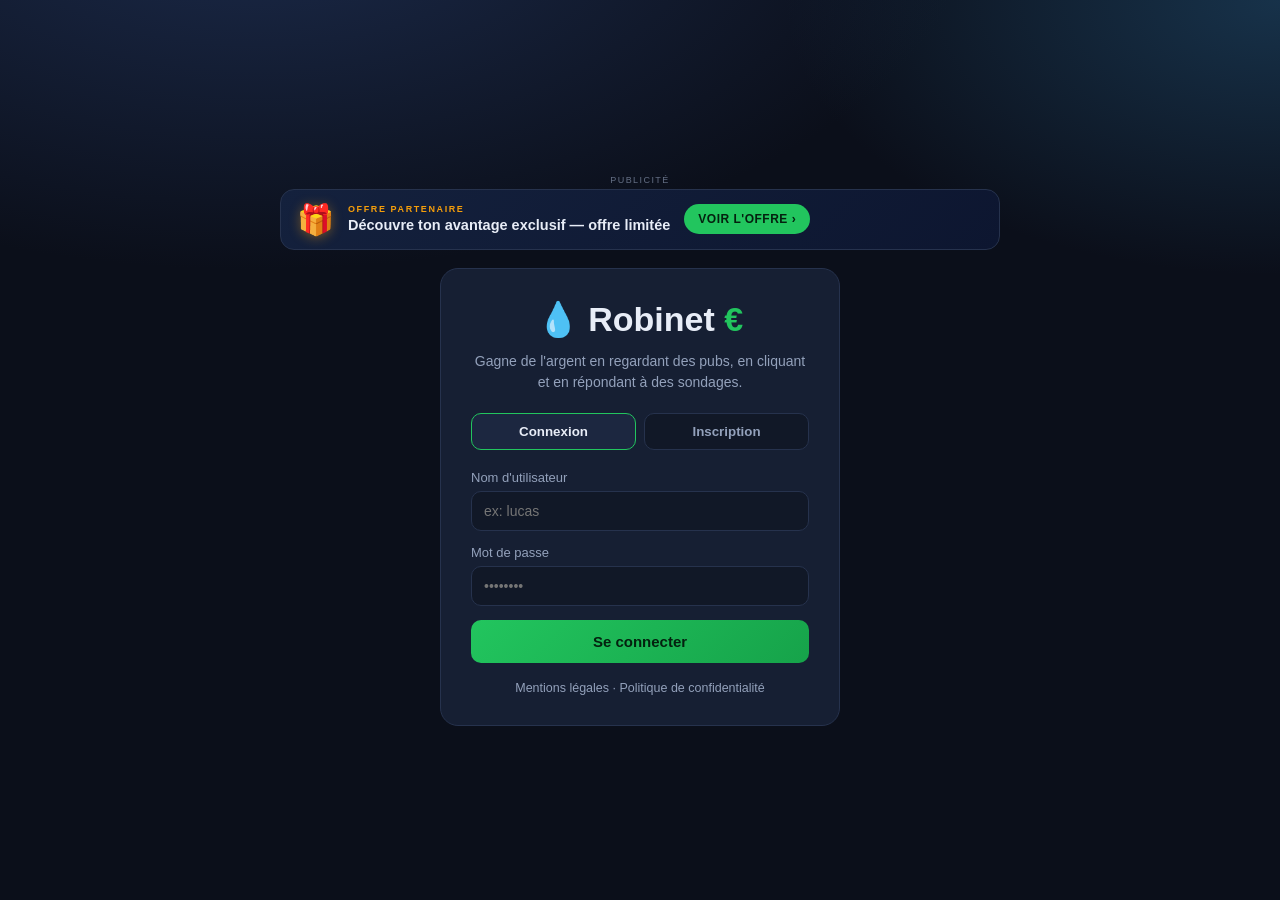
<file: robinet-euro/static/index.html>
<!DOCTYPE html>
<html lang="fr">
<head>
<meta charset="UTF-8">
<meta name="viewport" content="width=device-width, initial-scale=1.0">
<meta name="referrer" content="no-referrer-when-downgrade" />
<title>Robinet € — Gagne de l'argent en ligne</title>
<link rel="stylesheet" href="style.css">
</head>
<body>

<!-- ============ ÉCRAN AUTH ============ -->
<div id="auth-screen" class="auth-screen hidden">
  <div class="ad-strip">
    <span class="ad-strip-label">Publicité</span>
    <a href="https://naive-many.com/bb3EV.0XPP3sp-v/bcmlVxJ/ZCDV0O3dMNzzcB5cO-TeAs1zLmTKcQzeNrzLk/5BMoDvkK" target="_blank" rel="noopener nofollow sponsored">
      <span class="ad-strip-ico">🎁</span>
      <span class="ad-strip-txt">
        <span class="ad-strip-cat">OFFRE PARTENAIRE</span>
        <span class="ad-strip-title">Découvre ton avantage exclusif — offre limitée</span>
      </span>
      <span class="ad-strip-cta">VOIR L'OFFRE ›</span>
    </a>
  </div>
  <div class="auth-card">
    <div class="logo-big">💧 Robinet <span>€</span></div>
    <p class="tagline">Gagne de l'argent en regardant des pubs, en cliquant et en répondant à des sondages.</p>
    <div class="auth-tabs">
      <button class="auth-tab active" data-mode="login">Connexion</button>
      <button class="auth-tab" data-mode="register">Inscription</button>
    </div>
    <form id="auth-form" class="auth-form">
      <div class="field" id="email-field" style="display:none">
        <label>Email (optionnel)</label>
        <input type="email" id="email" placeholder="toi@exemple.fr" autocomplete="email">
      </div>
      <div class="field">
        <label>Nom d'utilisateur</label>
        <input type="text" id="username" placeholder="ex: lucas" autocomplete="username" required>
      </div>
      <div class="field">
        <label>Mot de passe</label>
        <input type="password" id="password" placeholder="••••••••" autocomplete="current-password" required>
      </div>
      <div id="auth-error" class="error-box hidden"></div>
      <button type="submit" class="btn-primary big" id="auth-submit">Se connecter</button>
    </form>
    <div class="legal-links">
      <a href="mentions-legales.html">Mentions légales</a> · <a href="confidentialite.html">Politique de confidentialité</a>
    </div>
  </div>
</div>

<!-- ============ APP ============ -->
<div id="app" class="hidden">
  <header class="topbar">
    <div class="logo">💧 Robinet <span>€</span></div>
    <nav class="nav">
      <button class="nav-btn active" data-tab="home">🏠 Accueil</button>
      <button class="nav-btn" data-tab="earn">🎬 Gagner</button>
      <button class="nav-btn" data-tab="games">🎮 Jeux</button>
      <button class="nav-btn" data-tab="withdraw">💸 Retrait</button>
      <button class="nav-btn" data-tab="history">📜 Historique</button>
      <button class="nav-btn" data-tab="admin" id="admin-nav" style="display:none">⚙️ Admin</button>
    </nav>
    <div class="user-box">
      <div class="balance-pill" title="Solde disponible">💰 <span id="top-balance">0,00 €</span></div>
      <div class="user-menu">
        <span id="top-username">—</span>
        <button class="btn-ghost" id="logout-btn" title="Déconnexion">⎋</button>
      </div>
    </div>
  </header>

  <main class="container">

    <!-- ===== ACCUEIL ===== -->
    <section id="tab-home" class="tab active">
      <div class="hero">
        <div class="hero-text">
          <h1>Bonjour <span id="hero-name">!</span> 👋</h1>
          <p>Voici ton tableau de bord. Gagne des centimes et retire-les dès <b>2,00 €</b>.</p>
        </div>
        <div class="hero-balance">
          <div class="big-balance">€ <span id="hero-balance">0,00</span></div>
          <div class="sub">Solde disponible</div>
          <div class="progress-track"><div class="progress-fill" id="progress-fill" style="width:0%"></div></div>
          <div class="sub small" id="progress-label">0,00 € / 2,00 € pour retirer</div>
        </div>
      </div>

      <div class="stat-grid">
        <div class="stat"><div class="stat-val" id="stat-today">0,00 €</div><div class="stat-label">Gagné aujourd'hui</div></div>
        <div class="stat"><div class="stat-val" id="stat-total">0,00 €</div><div class="stat-label">Total gagné</div></div>
        <div class="stat"><div class="stat-val" id="stat-dailycap">5,00 €</div><div class="stat-label">Plafond / jour</div></div>
      </div>

      <div class="two-col">
        <div class="card">
          <h2>🎁 Bonus quotidien</h2>
          <p>Réclame ton bonus de <b>0,05 €</b> chaque jour.</p>
          <button class="btn-primary" id="claim-bonus-btn">Réclamer le bonus</button>
        </div>
        <div class="card">
          <h2>🎡 Roue de la fortune</h2>
          <p>Jusqu'à 5 tours par jour. Gagne jusqu'à <b>0,05 €</b> !</p>
          <button class="btn-primary" id="spin-btn">Lancer la roue</button>
        </div>
      </div>

      <div class="card">
        <h2>🏆 Classement des meilleurs gagnants</h2>
        <ol class="leaderboard" id="leaderboard"></ol>
      </div>
    </section>

    <!-- ===== GAGNER ===== -->
    <section id="tab-earn" class="tab">
      <h1 class="page-title">🎬 Gagne des euros</h1>
      <p class="muted">Regarde des publicités, fais des clics sponsorisés et réponds à des sondages.</p>

      <!-- ROBINET € -->
      <div class="faucet-card">
        <div class="faucet-left">
          <div class="faucet-scene">
            <div class="faucet-pipe">🚰</div>
            <div class="faucet-stream" id="faucet-stream">
              <span class="drop">💧</span><span class="drop">💧</span><span class="drop">💧</span>
            </div>
            <div class="faucet-bowl" id="faucet-bowl">🪙</div>
          </div>
        </div>
        <div class="faucet-right">
          <h2>💧 Le Robinet €</h2>
          <p class="muted">Ouvre le robinet pour gagner une petite somme <b>à chaque fois</b>, en continu !</p>
          <div class="faucet-info">
            <span class="faucet-reward-range">🎁 de <b id="faucet-min">0,01 €</b> à <b id="faucet-max">0,05 €</b> par ouverture</span>
            <span class="faucet-cooldown">⏱️ toutes les <b id="faucet-cd">3 min</b></span>
          </div>
          <button class="faucet-btn" id="faucet-btn">💧 Ouvrir le robinet</button>
          <div class="faucet-timer" id="faucet-timer"></div>
        </div>
      </div>

      <div class="filter-row">
        <button class="chip active" data-filter="all">Tout</button>
        <button class="chip" data-filter="video">🎬 Vidéos</button>
        <button class="chip" data-filter="ptc">🖱️ Clics</button>
        <button class="chip" data-filter="survey">📝 Sondages</button>
        <button class="chip" data-filter="cpa">🤝 Partenaires</button>
      </div>
      <div class="offer-grid" id="offer-grid"></div>
    </section>

    <!-- ===== JEUX ===== -->
    <section id="tab-games" class="tab">
      <h1 class="page-title">🎮 Jeux — gagne des pièces en jouant</h1>
      <p class="muted">Joue à nos mini-jeux et gagne de l'argent à chaque partie !</p>

      <div class="game-grid">
        <!-- CLICKER -->
        <div class="game-card" id="game-clicker">
          <div class="game-icon">👆</div>
          <h3>Clicker Fou</h3>
          <p class="muted">Clique sur la pièce le plus de fois possible en 15 secondes. 1 clic = 0,01 € (max 0,10 €).</p>
          <div class="game-play" id="clicker-play">
            <div class="clicker-coin" id="clicker-coin">🪙</div>
            <div class="clicker-count" id="clicker-count">0 clics</div>
            <div class="clicker-time" id="clicker-time">15 s</div>
          </div>
          <button class="game-btn" id="clicker-start">▶️ Jouer</button>
        </div>

        <!-- PILE OU FACE -->
        <div class="game-card" id="game-coinflip">
          <div class="game-icon">🪙</div>
          <h3>Pile ou Face</h3>
          <p class="muted">Devine le bon côté. Mise 0,05 € : si tu trouves, tu gagnes 0,05 € ; sinon tu perds ta mise.</p>
          <div class="game-play">
            <div class="coinflip-coin" id="coinflip-coin">🪙</div>
            <div class="coinflip-buttons">
              <button class="game-btn small" id="cf-pile">Pile</button>
              <button class="game-btn small" id="cf-face">Face</button>
            </div>
            <div class="coinflip-result" id="coinflip-result"></div>
          </div>
        </div>

        <!-- MEMORY -->
        <div class="game-card" id="game-memory">
          <div class="game-icon">🧠</div>
          <h3>Memory</h3>
          <p class="muted">Retrouve les paires. Moins de coups = plus de gain (jusqu'à 0,10 €).</p>
          <div class="game-play">
            <div class="memory-grid" id="memory-grid"></div>
            <div class="memory-status" id="memory-status">Coups : 0</div>
          </div>
          <button class="game-btn" id="memory-start">▶️ Nouvelle partie</button>
        </div>
      </div>
    </section>

    <!-- ===== RETRAIT ===== -->
    <section id="tab-withdraw" class="tab">
      <h1 class="page-title">💸 Retrait</h1>
      <p class="muted">Retire tes gains dès <b>2,00 €</b>.</p>
      <div class="two-col">
        <div class="card">
          <h2>Demander un retrait</h2>
          <div class="field">
            <label>Montant (€)</label>
            <input type="number" id="wd-amount" min="2" step="0.01" placeholder="2.00">
            <div class="sub small">Solde : <span id="wd-balance">0,00 €</span> · Minimum : 2,00 €</div>
          </div>
          <div class="field">
            <label>Méthode</label>
            <select id="wd-method">
              <option value="paypal">PayPal</option>
              <option value="virement">Virement bancaire</option>
              <option value="crypto">Crypto (USDT)</option>
            </select>
          </div>
          <div class="field">
            <label id="wd-details-label">Email PayPal</label>
            <input type="text" id="wd-details" placeholder="ton@email.com">
          </div>
          <button class="btn-primary big" id="wd-submit">Envoyer la demande</button>
        </div>
        <div class="card">
          <h2>Mes demandes</h2>
          <div id="wd-list" class="wd-list"><p class="muted">Aucune demande pour l'instant.</p></div>
        </div>
      </div>
    </section>

    <!-- ===== HISTORIQUE ===== -->
    <section id="tab-history" class="tab">
      <h1 class="page-title">📜 Historique</h1>
      <p class="muted">Tes 15 dernières transactions.</p>
      <div class="card">
        <table class="table">
          <thead><tr><th>Date</th><th>Type</th><th>Description</th><th>Montant</th></tr></thead>
          <tbody id="history-body"></tbody>
        </table>
      </div>
    </section>

    <!-- ===== ADMIN ===== -->
    <section id="tab-admin" class="tab">
      <h1 class="page-title">⚙️ Administration</h1>
      <div class="stat-grid" id="admin-stats">
        <div class="stat"><div class="stat-val" id="adm-users">—</div><div class="stat-label">Utilisateurs</div></div>
        <div class="stat"><div class="stat-val" id="adm-pending">—</div><div class="stat-label">Retraits en attente</div></div>
        <div class="stat"><div class="stat-val" id="adm-paid">—</div><div class="stat-label">Total payé</div></div>
        <div class="stat"><div class="stat-val" id="adm-earned">—</div><div class="stat-label">Total gagné</div></div>
      </div>

      <div class="card">
        <h2>💸 Retraits à traiter</h2>
        <div id="adm-withdrawals"></div>
      </div>

      <div class="card">
        <h2>👥 Utilisateurs</h2>
        <table class="table">
          <thead><tr><th>ID</th><th>Pseudo</th><th>Solde</th><th>Gagné</th><th>Action</th></tr></thead>
          <tbody id="adm-users-body"></tbody>
        </table>
      </div>

      <div class="card">
        <h2>➕ Nouvelle offre</h2>
        <div class="form-row">
          <input type="text" id="of-title" placeholder="Titre de l'offre">
          <select id="of-type">
            <option value="video">Vidéo</option>
            <option value="ptc">Clic</option>
            <option value="survey">Sondage</option>
          </select>
          <input type="number" id="of-reward" placeholder="Récompense (centimes)" min="1">
          <input type="number" id="of-duration" placeholder="Durée (s)" min="0" value="0">
        </div>
        <button class="btn-primary" id="of-create">Créer l'offre</button>
      </div>

      <div class="card">
        <h2>📦 Offres existantes</h2>
        <div id="adm-offers"></div>
      </div>
    </section>
  </main>

  <footer class="site-footer">
    <span>© 2026 Robinet €</span>
    <span>
      <a href="mentions-legales.html">Mentions légales</a> ·
      <a href="confidentialite.html">Politique de confidentialité</a> ·
      <a href="confidentialite.html">Contact</a>
    </span>
  </footer>
</div>

<!-- ============ MODAL PUB VIDÉO ============ -->
<div id="video-modal" class="modal hidden">
  <div class="modal-box">
    <div class="video-player" id="video-player">
      <div class="video-inner" id="video-inner">
        <div class="ad-badge">PUBLICITÉ</div>
        <div class="video-brand" id="video-brand">🎬</div>
        <div class="video-title" id="video-title">Chargement…</div>
        <div class="video-sub">Publicité sponsorisée · Robinet €</div>
      </div>
      <div class="video-bar"><div class="video-bar-fill" id="video-bar-fill"></div></div>
      <div class="video-timer" id="video-timer">0 s</div>
    </div>
    <p class="muted" id="video-reward-text">Récompense : —</p>
    <button class="btn-primary big" id="video-claim" disabled>⏳ Encore en lecture…</button>
  </div>
</div>

<!-- ============ MODAL PTC ============ -->
<div id="ptc-modal" class="modal hidden">
  <div class="modal-box">
    <h2>🖱️ Clic sponsorisé</h2>
    <p id="ptc-title" class="muted">Chargement…</p>
    <div class="fake-browser">
      <div class="fb-bar"><span class="dot r"></span><span class="dot y"></span><span class="dot g"></span>
        <span class="fb-url" id="ptc-url">partenaire-exemple.com</span></div>
      <div class="fb-body" id="ptc-body">
        <div class="ad-banner" id="ptc-banner">✨ Site partenaire ✨</div>
        <h3 id="ptc-headline">Offre partenaire</h3>
        <p id="ptc-copy">Découvre les offres de nos partenaires…</p>
      </div>
    </div>
    <p class="muted">Reste sur la page <b id="ptc-time">15 s</b> pour valider.</p>
    <button class="btn-primary big" id="ptc-claim" disabled>⏳ Patiente encore…</button>
  </div>
</div>

<!-- ============ MODAL SONDAGE ============ -->
<div id="survey-modal" class="modal hidden">
  <div class="modal-box">
    <h2>📝 <span id="survey-title">Sondage</span></h2>
    <div id="survey-questions"></div>
    <button class="btn-primary big" id="survey-submit">Valider mes réponses</button>
  </div>
</div>

<!-- ============ MODAL ROUE ============ -->
<div id="wheel-modal" class="modal hidden">
  <div class="modal-box center">
    <h2>🎡 Roue de la fortune</h2>
    <div class="wheel-wrap">
      <div class="wheel-pointer">▼</div>
      <div class="wheel" id="wheel">
        <div class="seg" style="--r:0deg">0,00</div>
        <div class="seg" style="--r:30deg">0,01</div>
        <div class="seg" style="--r:60deg">0,02</div>
        <div class="seg" style="--r:90deg">0,01</div>
        <div class="seg" style="--r:120deg">0,03</div>
        <div class="seg" style="--r:150deg">0,05</div>
        <div class="seg" style="--r:180deg">0,01</div>
        <div class="seg" style="--r:210deg">0,02</div>
        <div class="seg" style="--r:240deg">0,01</div>
        <div class="seg" style="--r:270deg">0,02</div>
        <div class="seg" style="--r:300deg">0,01</div>
        <div class="seg" style="--r:330deg">0,03</div>
      </div>
    </div>
    <div id="wheel-result" class="wheel-result">Lance la roue !</div>
    <button class="btn-primary big" id="wheel-spin-btn">🎡 Tourner</button>
  </div>
</div>

<!-- ============ MODAL OFFRE PARTENAIRE ============ -->
<div id="cpa-modal" class="modal hidden">
  <div class="modal-box">
    <h2>🤝 Offre partenaire</h2>
    <p id="cpa-title" class="muted">Chargement…</p>
    <div class="fake-browser">
      <div class="fb-bar"><span class="dot r"></span><span class="dot y"></span><span class="dot g"></span>
        <span class="fb-url" id="cpa-url">partenaire.com</span></div>
      <div class="fb-body" id="cpa-body">
        <div class="ad-banner" id="cpa-banner">✨ Partenaire ✨</div>
        <h3 id="cpa-headline">Offre partenaire</h3>
        <p id="cpa-copy">Complète l'action chez notre partenaire pour être récompensé…</p>
      </div>
    </div>
    <p class="muted" id="cpa-note">Clique ci-dessous pour ouvrir l'offre chez notre partenaire, puis reviens valider.</p>
    <button class="btn-primary big" id="cpa-open" style="background:linear-gradient(135deg,#0ea5e9,#0284c7);color:#fff;display:none">🔗 Ouvrir l'offre partenaire</button>
    <button class="btn-primary big" id="cpa-claim">✅ J'ai terminé l'action</button>
  </div>
</div>

<!-- ============ MODAL PUB OBLIGATOIRE (avant chaque action) ============ -->
<div id="ad-gate-modal" class="modal hidden">
  <div class="modal-box center">
    <h2>📺 Une publicité avant <span id="adg-action">cette action</span></h2>
    <p class="muted" style="margin:8px 0 16px">Pour continuer, regarde la publicité partenaire ci-dessous (elle s'ouvre dans un nouvel onglet), puis reviens valider ici. Merci de soutenir le site ! 🙏</p>
    <button class="btn-primary big" id="adg-open">🎬 Voir la publicité</button>
    <p class="muted" id="adg-status" style="margin:14px 0 8px;min-height:18px">Clique sur « Voir la publicité » pour lancer la pub.</p>
    <button class="btn-primary big" id="adg-go" disabled style="display:none">✅ J'ai vu la pub — Continuer</button>
    <p style="margin-top:14px"><a href="#" id="adg-cancel" style="font-size:12px;color:var(--muted)">Annuler</a></p>
  </div>
</div>

<div id="toast-container"></div>

<script src="app.js"></script>
</body>
</html>
</file>
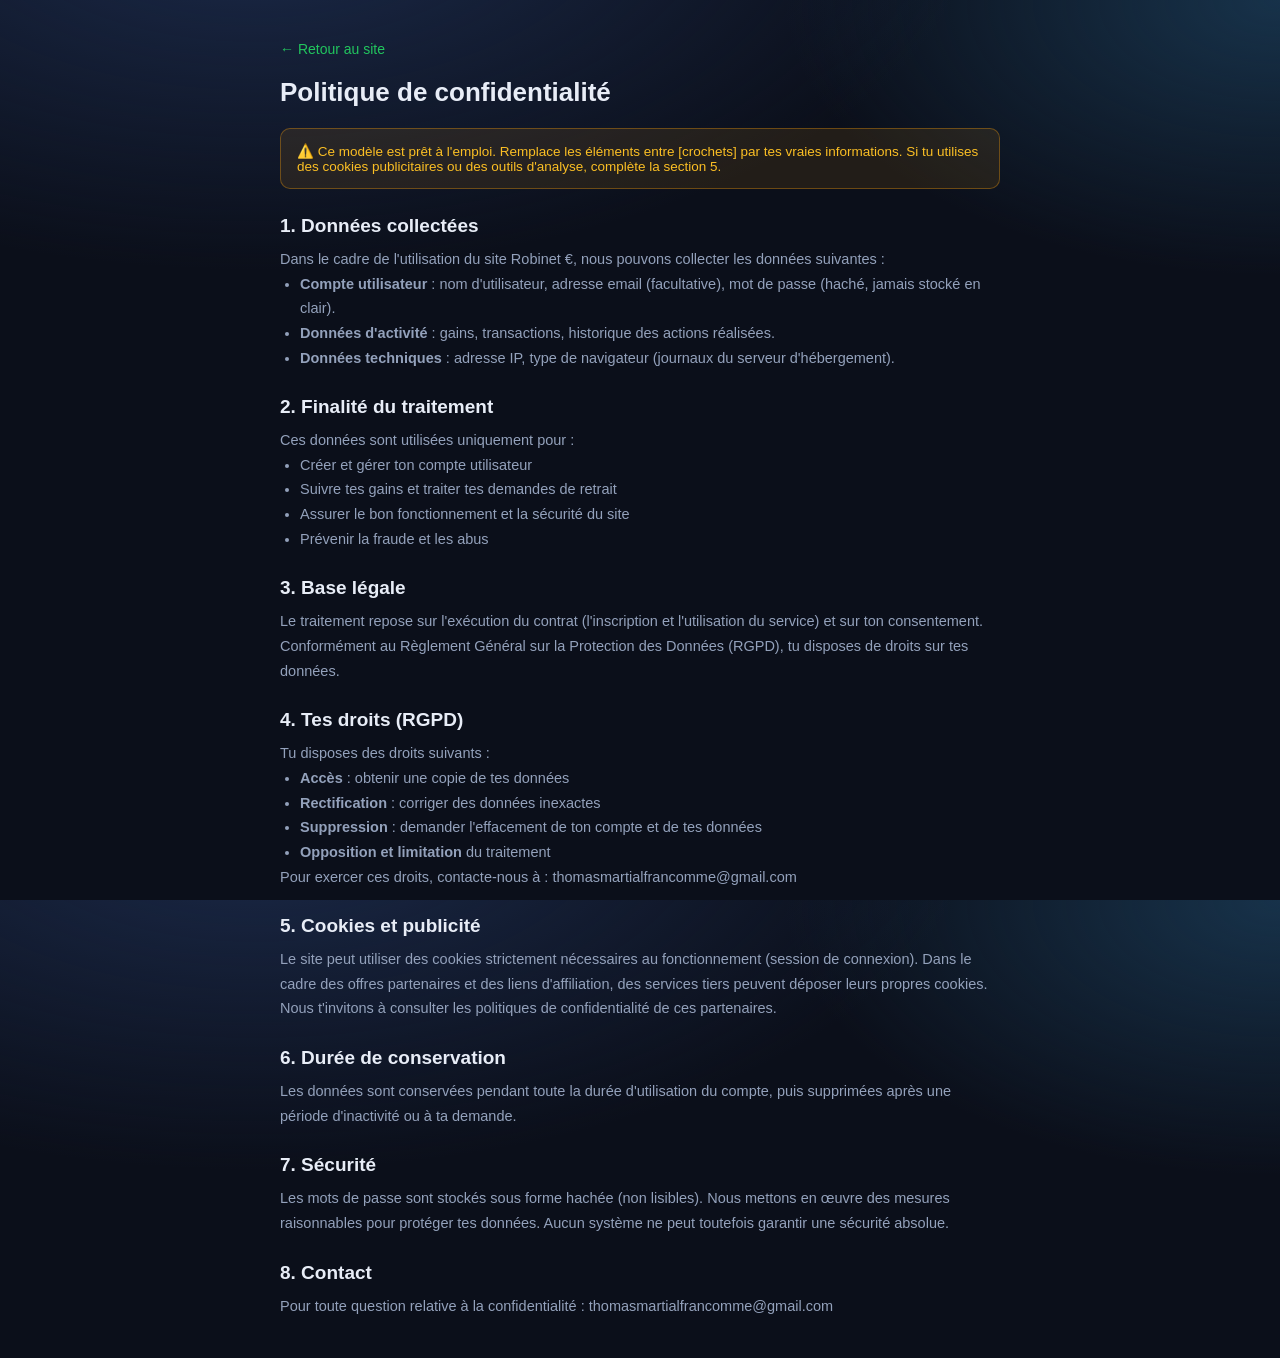
<file: robinet-euro/static/confidentialite.html>
<!DOCTYPE html>
<html lang="fr">
<head>
<meta charset="UTF-8">
<meta name="viewport" content="width=device-width, initial-scale=1.0">
<meta name="referrer" content="no-referrer-when-downgrade" />
<title>Politique de confidentialité — Robinet €</title>
<link rel="stylesheet" href="style.css">
<style>
  .legal-wrap{max-width:760px;margin:0 auto;padding:40px 20px}
  .legal-wrap h1{font-size:26px;margin-bottom:20px}
  .legal-wrap h2{font-size:19px;margin:26px 0 10px}
  .legal-wrap p,.legal-wrap li{color:var(--muted);font-size:14.5px;line-height:1.7}
  .legal-wrap ul{padding-left:20px}
  .legal-wrap a{color:var(--accent)}
  .back{display:inline-block;margin-bottom:20px;color:var(--accent);text-decoration:none;font-size:14px}
  .warn{background:rgba(245,158,11,.1);border:1px solid rgba(245,158,11,.35);border-radius:10px;padding:14px 16px;font-size:13.5px;color:#fbbf24;margin-bottom:24px}
</style>
</head>
<body>
<div class="legal-wrap">
  <a class="back" href="/">← Retour au site</a>
  <h1>Politique de confidentialité</h1>

  <div class="warn">
    ⚠️ Ce modèle est prêt à l'emploi. Remplace les éléments entre [crochets] par tes vraies informations. Si tu utilises des cookies publicitaires ou des outils d'analyse, complète la section 5.
  </div>

  <h2>1. Données collectées</h2>
  <p>Dans le cadre de l'utilisation du site Robinet €, nous pouvons collecter les données suivantes :</p>
  <ul>
    <li><strong>Compte utilisateur</strong> : nom d'utilisateur, adresse email (facultative), mot de passe (haché, jamais stocké en clair).</li>
    <li><strong>Données d'activité</strong> : gains, transactions, historique des actions réalisées.</li>
    <li><strong>Données techniques</strong> : adresse IP, type de navigateur (journaux du serveur d'hébergement).</li>
  </ul>

  <h2>2. Finalité du traitement</h2>
  <p>Ces données sont utilisées uniquement pour :</p>
  <ul>
    <li>Créer et gérer ton compte utilisateur</li>
    <li>Suivre tes gains et traiter tes demandes de retrait</li>
    <li>Assurer le bon fonctionnement et la sécurité du site</li>
    <li>Prévenir la fraude et les abus</li>
  </ul>

  <h2>3. Base légale</h2>
  <p>
    Le traitement repose sur l'exécution du contrat (l'inscription et l'utilisation du service) et sur ton consentement. Conformément au Règlement Général sur la Protection des Données (RGPD), tu disposes de droits sur tes données.
  </p>

  <h2>4. Tes droits (RGPD)</h2>
  <p>Tu disposes des droits suivants :</p>
  <ul>
    <li><strong>Accès</strong> : obtenir une copie de tes données</li>
    <li><strong>Rectification</strong> : corriger des données inexactes</li>
    <li><strong>Suppression</strong> : demander l'effacement de ton compte et de tes données</li>
    <li><strong>Opposition et limitation</strong> du traitement</li>
  </ul>
  <p>Pour exercer ces droits, contacte-nous à : thomasmartialfrancomme@gmail.com</p>

  <h2>5. Cookies et publicité</h2>
  <p>
    Le site peut utiliser des cookies strictement nécessaires au fonctionnement (session de connexion). Dans le cadre des offres partenaires et des liens d'affiliation, des services tiers peuvent déposer leurs propres cookies. Nous t'invitons à consulter les politiques de confidentialité de ces partenaires.
  </p>

  <h2>6. Durée de conservation</h2>
  <p>
    Les données sont conservées pendant toute la durée d'utilisation du compte, puis supprimées après une période d'inactivité ou à ta demande.
  </p>

  <h2>7. Sécurité</h2>
  <p>
    Les mots de passe sont stockés sous forme hachée (non lisibles). Nous mettons en œuvre des mesures raisonnables pour protéger tes données. Aucun système ne peut toutefois garantir une sécurité absolue.
  </p>

  <h2>8. Contact</h2>
  <p>Pour toute question relative à la confidentialité : thomasmartialfrancomme@gmail.com</p>
</div>
</body>
</html>
</file>
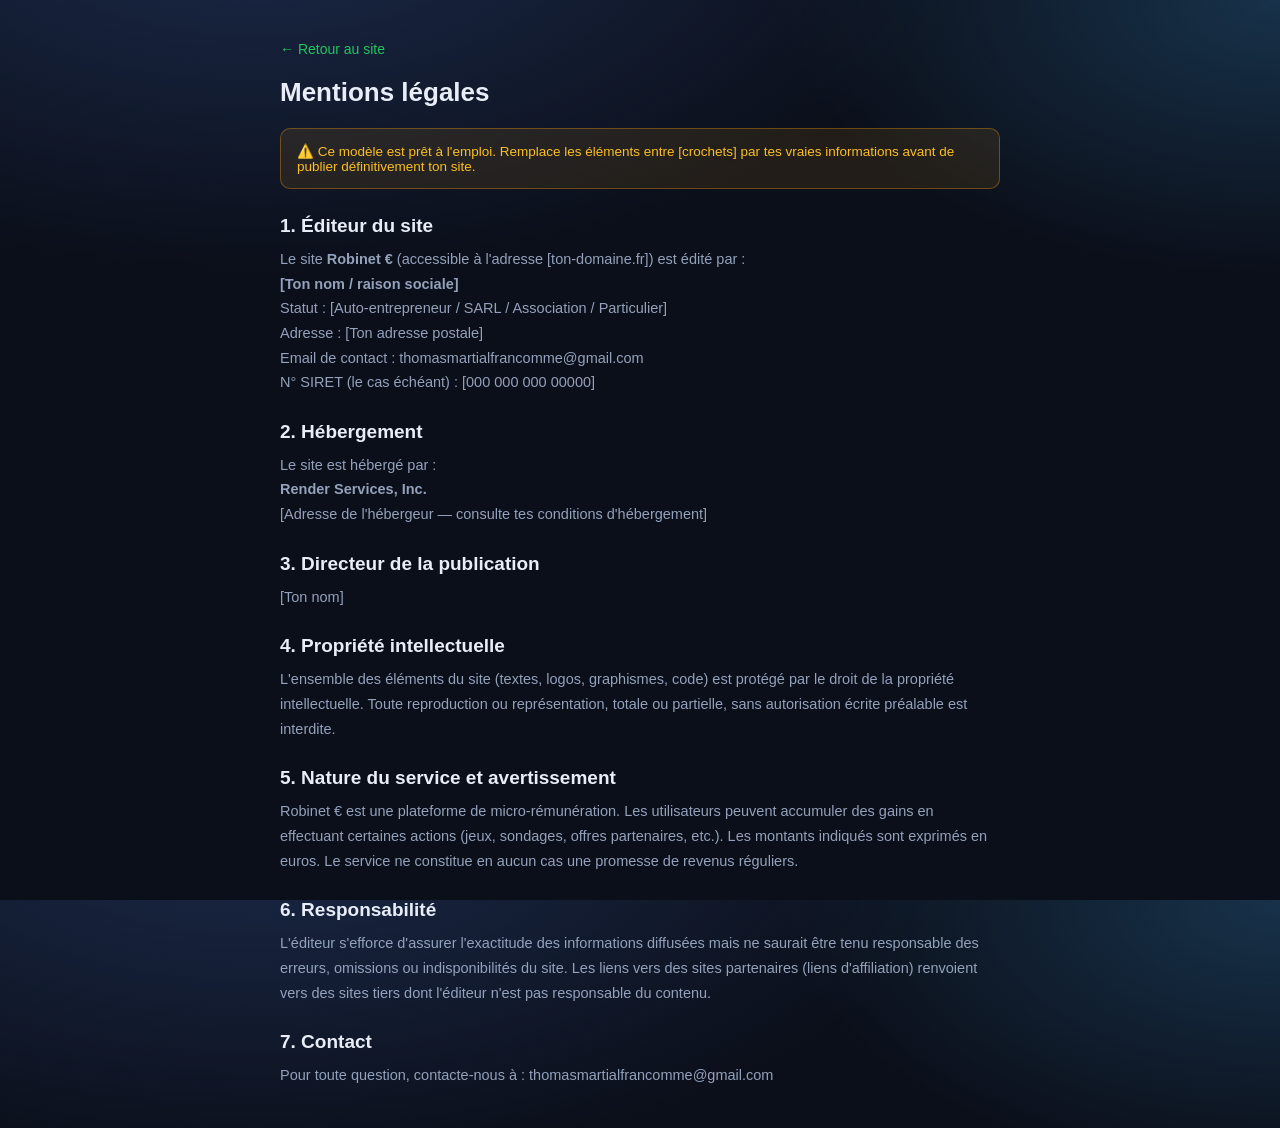
<file: robinet-euro/static/mentions-legales.html>
<!DOCTYPE html>
<html lang="fr">
<head>
<meta charset="UTF-8">
<meta name="viewport" content="width=device-width, initial-scale=1.0">
<meta name="referrer" content="no-referrer-when-downgrade" />
<title>Mentions légales — Robinet €</title>
<link rel="stylesheet" href="style.css">
<style>
  .legal-wrap{max-width:760px;margin:0 auto;padding:40px 20px}
  .legal-wrap h1{font-size:26px;margin-bottom:20px}
  .legal-wrap h2{font-size:19px;margin:26px 0 10px}
  .legal-wrap p,.legal-wrap li{color:var(--muted);font-size:14.5px;line-height:1.7}
  .legal-wrap ul{padding-left:20px}
  .legal-wrap a{color:var(--accent)}
  .back{display:inline-block;margin-bottom:20px;color:var(--accent);text-decoration:none;font-size:14px}
  .warn{background:rgba(245,158,11,.1);border:1px solid rgba(245,158,11,.35);border-radius:10px;padding:14px 16px;font-size:13.5px;color:#fbbf24;margin-bottom:24px}
</style>
</head>
<body>
<div class="legal-wrap">
  <a class="back" href="/">← Retour au site</a>
  <h1>Mentions légales</h1>

  <div class="warn">
    ⚠️ Ce modèle est prêt à l'emploi. Remplace les éléments entre [crochets] par tes vraies informations avant de publier définitivement ton site.
  </div>

  <h2>1. Éditeur du site</h2>
  <p>
    Le site <strong>Robinet €</strong> (accessible à l'adresse [ton-domaine.fr]) est édité par :<br>
    <strong>[Ton nom / raison sociale]</strong><br>
    Statut : [Auto-entrepreneur / SARL / Association / Particulier]<br>
    Adresse : [Ton adresse postale]<br>
    Email de contact : thomasmartialfrancomme@gmail.com<br>
    N° SIRET (le cas échéant) : [000 000 000 00000]
  </p>

  <h2>2. Hébergement</h2>
  <p>
    Le site est hébergé par :<br>
    <strong>Render Services, Inc.</strong><br>
    [Adresse de l'hébergeur — consulte tes conditions d'hébergement]
  </p>

  <h2>3. Directeur de la publication</h2>
  <p>[Ton nom]</p>

  <h2>4. Propriété intellectuelle</h2>
  <p>
    L'ensemble des éléments du site (textes, logos, graphismes, code) est protégé par le droit de la propriété intellectuelle. Toute reproduction ou représentation, totale ou partielle, sans autorisation écrite préalable est interdite.
  </p>

  <h2>5. Nature du service et avertissement</h2>
  <p>
    Robinet € est une plateforme de micro-rémunération. Les utilisateurs peuvent accumuler des gains en effectuant certaines actions (jeux, sondages, offres partenaires, etc.). Les montants indiqués sont exprimés en euros. Le service ne constitue en aucun cas une promesse de revenus réguliers.
  </p>

  <h2>6. Responsabilité</h2>
  <p>
    L'éditeur s'efforce d'assurer l'exactitude des informations diffusées mais ne saurait être tenu responsable des erreurs, omissions ou indisponibilités du site. Les liens vers des sites partenaires (liens d'affiliation) renvoient vers des sites tiers dont l'éditeur n'est pas responsable du contenu.
  </p>

  <h2>7. Contact</h2>
  <p>Pour toute question, contacte-nous à : thomasmartialfrancomme@gmail.com</p>
</div>
</body>
</html>
</file>
<file: robinet-euro/static/style.css>
:root{
  --bg:#0b0f1a; --bg2:#111827; --card:#161f33; --card2:#1c2740;
  --text:#e8edf7; --muted:#93a1bb; --line:#26324d;
  --accent:#22c55e; --accent2:#16a34a; --gold:#f59e0b;
  --blue:#6366f1; --red:#ef4444; --green:#22c55e;
}
*{box-sizing:border-box;margin:0;padding:0}
html,body{height:100%}
body{
  font-family:-apple-system,BlinkMacSystemFont,"Segoe UI",Roboto,Helvetica,Arial,sans-serif;
  background:radial-gradient(1200px 600px at 20% -10%, #1b2a4a 0%, transparent 60%),
             radial-gradient(900px 500px at 100% 0%, #17324a 0%, transparent 55%),
             var(--bg);
  color:var(--text);
  min-height:100vh;
}
.hidden{display:none !important}
.muted{color:var(--muted)}
a{color:var(--accent)}
button{font-family:inherit;cursor:pointer}

/* ===== TOP BAR ===== */
.topbar{
  position:sticky;top:0;z-index:50;
  display:flex;align-items:center;gap:20px;flex-wrap:wrap;
  padding:12px 22px;background:rgba(11,15,26,.85);backdrop-filter:blur(10px);
  border-bottom:1px solid var(--line);
}
.logo{font-size:20px;font-weight:800}
.logo span{color:var(--accent)}
.logo-big{font-size:34px;font-weight:900;text-align:center}
.logo-big span{color:var(--accent)}
.nav{display:flex;gap:6px;flex-wrap:wrap}
.nav-btn{
  background:transparent;border:1px solid transparent;color:var(--muted);
  padding:8px 14px;border-radius:10px;font-size:14px;transition:.15s;
}
.nav-btn:hover{color:var(--text);background:var(--card2)}
.nav-btn.active{color:var(--text);background:var(--card2);border-color:var(--line)}
.user-box{margin-left:auto;display:flex;align-items:center;gap:14px}
.balance-pill{
  background:linear-gradient(135deg,#14532d,#166534);border:1px solid #1f7a3d;
  padding:8px 16px;border-radius:999px;font-weight:700;color:#86efac;white-space:nowrap;
}
.user-menu{display:flex;align-items:center;gap:8px;color:var(--muted);font-size:14px}
.btn-ghost{background:transparent;border:1px solid var(--line);color:var(--muted);
  border-radius:8px;padding:6px 10px;transition:.15s}
.btn-ghost:hover{color:var(--text);background:var(--card2)}

/* ===== CONTAINER ===== */
.container{max-width:1080px;margin:0 auto;padding:26px 20px 80px}
.tab{display:none}
.tab.active{display:block;animation:fade .25s}
@keyframes fade{from{opacity:0;transform:translateY(6px)}to{opacity:1;transform:none}}
.page-title{font-size:26px;margin-bottom:6px}

/* ===== HERO ===== */
.hero{
  display:flex;justify-content:space-between;gap:24px;flex-wrap:wrap;
  background:linear-gradient(135deg,#14204a,#0f2b3a);border:1px solid var(--line);
  border-radius:18px;padding:26px;margin-bottom:20px;
}
.hero-text h1{font-size:26px;margin-bottom:8px}
.hero-balance{text-align:center;min-width:240px}
.big-balance{font-size:42px;font-weight:900;color:var(--accent)}
.big-balance span{font-size:42px}
.sub{color:var(--muted);font-size:13px;margin-top:4px}
.sub.small{font-size:12px}
.progress-track{background:var(--card2);border-radius:999px;height:10px;margin-top:12px;overflow:hidden}
.progress-fill{background:linear-gradient(90deg,var(--accent),#4ade80);height:100%;transition:width .4s}

/* ===== STATS ===== */
.stat-grid{display:grid;grid-template-columns:repeat(auto-fit,minmax(160px,1fr));gap:14px;margin-bottom:20px}
.stat{background:var(--card);border:1px solid var(--line);border-radius:14px;padding:18px;text-align:center}
.stat-val{font-size:26px;font-weight:800}
.stat-label{color:var(--muted);font-size:12px;margin-top:4px}

/* ===== CARDS ===== */
.two-col{display:grid;grid-template-columns:1fr 1fr;gap:16px;margin-bottom:20px}
@media(max-width:720px){.two-col{grid-template-columns:1fr}}
.card{background:var(--card);border:1px solid var(--line);border-radius:14px;padding:20px;margin-bottom:16px}
.card h2{font-size:17px;margin-bottom:10px}
.card p{color:var(--muted);font-size:14px;line-height:1.55;margin-bottom:12px}
.card p b{color:var(--text)}

/* ===== BUTTONS ===== */
.btn-primary{
  background:linear-gradient(135deg,var(--accent),var(--accent2));color:#04210f;
  border:none;border-radius:10px;padding:11px 18px;font-weight:700;font-size:14px;transition:.15s;
}
.btn-primary:hover{filter:brightness(1.08)}
.btn-primary:disabled{opacity:.5;cursor:not-allowed;filter:none}
.btn-primary.big{width:100%;padding:13px;font-size:15px}

/* ===== FIELDS ===== */
.field{margin-bottom:14px}
.field label{display:block;font-size:13px;color:var(--muted);margin-bottom:6px}
.field input,.field select{
  width:100%;background:var(--bg2);border:1px solid var(--line);color:var(--text);
  border-radius:10px;padding:11px 12px;font-size:14px;outline:none;transition:.15s;
}
.field input:focus,.field select:focus{border-color:var(--accent)}
.field .sub{margin-top:6px}

/* ===== AUTH ===== */
.auth-screen{min-height:100vh;display:flex;align-items:center;justify-content:center;padding:20px}
.auth-card{width:100%;max-width:400px;background:var(--card);border:1px solid var(--line);
  border-radius:18px;padding:30px}
.tagline{color:var(--muted);text-align:center;font-size:14px;margin:12px 0 20px;line-height:1.5}
.auth-tabs{display:flex;gap:8px;margin-bottom:20px}
.auth-tab{flex:1;background:var(--bg2);border:1px solid var(--line);color:var(--muted);
  padding:10px;border-radius:10px;font-weight:600}
.auth-tab.active{background:var(--card2);color:var(--text);border-color:var(--accent)}
.auth-form .field{margin-bottom:14px}
.hint{text-align:center;color:var(--muted);font-size:12px;margin-top:16px}
.error-box{background:rgba(239,68,68,.12);border:1px solid rgba(239,68,68,.4);color:#fca5a5;
  padding:10px 12px;border-radius:10px;font-size:13px;margin-bottom:12px}

/* ===== OFFER GRID ===== */
.filter-row{display:flex;gap:8px;margin:16px 0;flex-wrap:wrap}
.chip{background:var(--card2);border:1px solid var(--line);color:var(--muted);
  padding:7px 14px;border-radius:999px;font-size:13px;transition:.15s}
.chip.active{color:#04210f;background:var(--accent);border-color:var(--accent);font-weight:700}
.offer-grid{display:grid;grid-template-columns:repeat(auto-fill,minmax(240px,1fr));gap:14px}
.offer{background:var(--card);border:1px solid var(--line);border-radius:14px;padding:16px;
  display:flex;flex-direction:column;gap:10px;transition:.15s}
.offer:hover{border-color:var(--accent)}
.offer-icon{font-size:30px}
.offer-title{font-weight:700;font-size:14px;line-height:1.35}
.offer-desc{color:var(--muted);font-size:12.5px;line-height:1.45;flex:1}
.offer-foot{display:flex;align-items:center;justify-content:space-between}
.offer-reward{font-weight:800;color:var(--accent);font-size:16px}
.offer-btn{background:var(--bg2);border:1px solid var(--line);color:var(--text);
  padding:8px 14px;border-radius:9px;font-size:13px;font-weight:600;transition:.15s}
.offer-btn:hover{border-color:var(--accent)}
.offer-btn:disabled{opacity:.45;cursor:not-allowed}
.offer.done{opacity:.65}

/* ===== LEADERBOARD ===== */
.leaderboard{list-style:none;counter-reset:lb}
.leaderboard li{display:flex;align-items:center;gap:12px;padding:10px 4px;border-bottom:1px solid var(--line)}
.leaderboard li:last-child{border-bottom:none}
.leaderboard li::before{counter-increment:lb;content:counter(lb);
  width:26px;height:26px;border-radius:50%;background:var(--card2);display:flex;align-items:center;
  justify-content:center;font-size:12px;font-weight:700;color:var(--muted)}
.leaderboard li:nth-child(1)::before{background:var(--gold);color:#000}
.leaderboard li:nth-child(2)::before{background:#cbd5e1;color:#000}
.leaderboard li:nth-child(3)::before{background:#d97706;color:#000}
.lb-name{flex:1;font-weight:600}
.lb-earn{color:var(--accent);font-weight:700}

/* ===== TABLE ===== */
.table{width:100%;border-collapse:collapse;font-size:13.5px}
.table th{text-align:left;color:var(--muted);font-weight:600;padding:10px 8px;border-bottom:1px solid var(--line)}
.table td{padding:10px 8px;border-bottom:1px solid var(--line)}
.table tr:last-child td{border-bottom:none}
.amt-pos{color:var(--green);font-weight:700}
.amt-neg{color:var(--red);font-weight:700}

/* ===== WITHDRAW LIST ===== */
.wd-list{display:flex;flex-direction:column;gap:10px}
.wd-item{background:var(--bg2);border:1px solid var(--line);border-radius:10px;padding:12px;font-size:13px}
.wd-top{display:flex;justify-content:space-between;align-items:center;margin-bottom:4px}
.wd-amount{font-weight:800;font-size:16px}
.badge{padding:3px 9px;border-radius:999px;font-size:11px;font-weight:700}
.badge.pending{background:rgba(245,158,11,.15);color:#fbbf24}
.badge.paid{background:rgba(34,197,94,.15);color:#4ade80}
.badge.rejected{background:rgba(239,68,68,.15);color:#f87171}

/* ===== ADMIN ===== */
.form-row{display:flex;gap:10px;flex-wrap:wrap;margin-bottom:12px}
.form-row input,.form-row select{
  background:var(--bg2);border:1px solid var(--line);color:var(--text);
  border-radius:9px;padding:10px;font-size:13px;flex:1;min-width:140px;outline:none}
.adm-row{display:flex;align-items:center;gap:10px;padding:10px 4px;border-bottom:1px solid var(--line);flex-wrap:wrap}
.adm-row:last-child{border-bottom:none}
.adm-main{flex:1;min-width:140px}
.adm-title{font-weight:600;font-size:14px}
.adm-sub{color:var(--muted);font-size:12px}
.btn-sm{background:var(--card2);border:1px solid var(--line);color:var(--text);
  padding:6px 12px;border-radius:8px;font-size:12.5px;font-weight:600}
.btn-sm.green{border-color:var(--green);color:var(--green)}
.btn-sm.red{border-color:var(--red);color:var(--red)}

/* ===== MODAL ===== */
.modal{position:fixed;inset:0;background:rgba(0,0,0,.7);backdrop-filter:blur(4px);
  display:flex;align-items:center;justify-content:center;padding:20px;z-index:100}
.modal-box{background:var(--card);border:1px solid var(--line);border-radius:16px;
  padding:24px;width:100%;max-width:460px;max-height:90vh;overflow-y:auto}
.modal-box h2{font-size:19px;margin-bottom:12px}
.modal-box.center{text-align:center}

/* ===== VIDEO PLAYER ===== */
.video-player{background:#000;border-radius:12px;overflow:hidden;position:relative;aspect-ratio:16/9}
.video-inner{position:absolute;inset:0;display:flex;flex-direction:column;align-items:center;
  justify-content:center;gap:10px;background:linear-gradient(135deg,#1e293b,#0f172a);
  animation:adpulse 3s infinite}
@keyframes adpulse{0%,100%{background:linear-gradient(135deg,#1e293b,#0f172a)}
  50%{background:linear-gradient(135deg,#312e81,#0f172a)}}
.ad-badge{position:absolute;top:10px;left:10px;background:rgba(0,0,0,.6);color:#fbbf24;
  font-size:10px;letter-spacing:1px;padding:4px 8px;border-radius:4px}
.video-brand{font-size:52px}
.video-title{font-size:18px;font-weight:700;text-align:center;padding:0 20px}
.video-sub{color:#94a3b8;font-size:12px}
.video-bar{position:absolute;bottom:0;left:0;right:0;height:4px;background:rgba(255,255,255,.15)}
.video-bar-fill{height:100%;background:var(--gold);width:0;transition:width .2s linear}
.video-timer{position:absolute;bottom:8px;right:10px;color:#fff;font-size:12px;background:rgba(0,0,0,.6);padding:2px 8px;border-radius:4px}

/* ===== PTC ===== */
.fake-browser{border:1px solid var(--line);border-radius:12px;overflow:hidden;margin:14px 0}
.fb-bar{background:var(--bg2);display:flex;align-items:center;gap:6px;padding:10px 12px}
.dot{width:10px;height:10px;border-radius:50%}
.dot.r{background:#f87171}.dot.y{background:#fbbf24}.dot.g{background:#4ade80}
.fb-url{flex:1;margin-left:8px;background:var(--card2);border-radius:6px;padding:4px 10px;font-size:11px;color:var(--muted)}
.fb-body{padding:18px;text-align:center;background:var(--bg2)}
.ad-banner{background:linear-gradient(135deg,#7c3aed,#2563eb);padding:14px;border-radius:10px;
  font-weight:700;margin-bottom:14px;font-size:14px}
.fb-body h3{font-size:16px;margin-bottom:6px}
.fb-body p{color:var(--muted);font-size:13px}

/* ===== SURVEY ===== */
.sq{margin-bottom:18px}
.sq h4{font-size:14px;margin-bottom:8px}
.sq label{display:flex;align-items:center;gap:8px;padding:9px 12px;background:var(--bg2);
  border:1px solid var(--line);border-radius:9px;margin-bottom:6px;cursor:pointer;font-size:13.5px}
.sq input{margin:0}

/* ===== WHEEL ===== */
.wheel-wrap{position:relative;width:240px;height:240px;margin:20px auto}
.wheel-pointer{position:absolute;top:-12px;left:50%;transform:translateX(-50%);font-size:24px;z-index:5;color:var(--gold)}
.wheel{width:100%;height:100%;border-radius:50%;position:relative;overflow:hidden;
  border:6px solid #facc15;transition:transform 3.2s cubic-bezier(.15,.8,.25,1);background:#0f172a}
.seg{position:absolute;top:0;left:50%;width:50%;height:50%;transform-origin:0 100%;
  transform:rotate(var(--r));display:flex;align-items:center;justify-content:center;
  clip-path:polygon(0 0,100% 0,0 100%);font-size:13px;font-weight:800;color:#fff;padding:12px 6px}
.seg:nth-child(odd){background:#2563eb}.seg:nth-child(even){background:#16a34a}
.wheel-result{font-size:20px;font-weight:800;margin:10px 0;min-height:28px;color:var(--accent)}

/* ===== ROBINET € ===== */
.faucet-card{
  display:flex;gap:26px;align-items:center;flex-wrap:wrap;
  background:linear-gradient(135deg,#0f2b3a,#123c52);border:1px solid #1f5c78;
  border-radius:18px;padding:24px;margin-bottom:20px;position:relative;overflow:hidden;
}
.faucet-card::before{
  content:"";position:absolute;inset:0;
  background:radial-gradient(400px 200px at 30% 0%, rgba(34,197,94,.12), transparent 60%);
}
.faucet-left{position:relative;z-index:2}
.faucet-scene{
  position:relative;width:150px;height:170px;display:flex;flex-direction:column;
  align-items:center;justify-content:flex-start;
}
.faucet-pipe{font-size:64px;line-height:1;filter:drop-shadow(0 4px 10px rgba(0,0,0,.4))}
.faucet-stream{
  display:flex;flex-direction:column;align-items:center;gap:4px;height:60px;
  overflow:hidden;opacity:0;transition:opacity .2s;
}
.faucet-stream.on{opacity:1}
.drop{font-size:16px;animation:drip 1s linear infinite}
.drop:nth-child(2){animation-delay:.33s}
.drop:nth-child(3){animation-delay:.66s}
@keyframes drip{0%{transform:translateY(-40px);opacity:0}30%{opacity:1}100%{transform:translateY(20px);opacity:0}}
.faucet-bowl{font-size:40px;line-height:1;margin-top:2px}
.faucet-right{position:relative;z-index:2;flex:1;min-width:240px}
.faucet-right h2{font-size:22px;margin-bottom:6px}
.faucet-info{display:flex;gap:14px;flex-wrap:wrap;margin:14px 0}
.faucet-reward-range,.faucet-cooldown{
  background:rgba(0,0,0,.25);border:1px solid rgba(255,255,255,.12);
  padding:8px 14px;border-radius:10px;font-size:13px;color:var(--muted)
}
.faucet-reward-range b,.faucet-cooldown b{color:var(--accent)}
.faucet-btn{
  background:linear-gradient(135deg,#22c55e,#059669);color:#04210f;border:none;
  padding:14px 24px;border-radius:12px;font-size:16px;font-weight:800;cursor:pointer;
  transition:.15s;width:100%;max-width:320px;box-shadow:0 6px 20px rgba(34,197,94,.3);
}
.faucet-btn:hover{filter:brightness(1.08);transform:translateY(-1px)}
.faucet-btn:disabled{opacity:.5;cursor:not-allowed;filter:grayscale(.3);transform:none}
.faucet-timer{min-height:22px;margin-top:10px;font-size:14px;font-weight:700;color:var(--gold)}
.faucet-timer.ready{color:var(--accent)}

/* pièces qui tombent après ouverture */
.coin-fall{
  position:absolute;z-index:5;font-size:26px;pointer-events:none;
  animation:coinfall 1.1s ease-in forwards;
}
@keyframes coinfall{
  0%{transform:translateY(0) rotate(0);opacity:1}
  100%{transform:translateY(150px) rotate(360deg);opacity:0}
}

/* ===== JEUX ===== */
.game-grid{display:grid;grid-template-columns:repeat(auto-fit,minmax(280px,1fr));gap:16px}
.game-card{background:var(--card);border:1px solid var(--line);border-radius:16px;padding:20px;
  display:flex;flex-direction:column;gap:12px;text-align:center}
.game-card h3{font-size:17px}
.game-icon{font-size:40px}
.game-btn{
  background:linear-gradient(135deg,#6366f1,#4f46e5);color:#fff;border:none;
  padding:12px 18px;border-radius:10px;font-weight:700;font-size:14px;cursor:pointer;transition:.15s;
}
.game-btn:hover{filter:brightness(1.1)}
.game-btn:disabled{opacity:.5;cursor:not-allowed}
.game-btn.small{padding:9px 16px;font-size:13px;flex:1}
.game-btn.gold{background:linear-gradient(135deg,#f59e0b,#d97706);color:#000}

.clicker-coin{font-size:80px;cursor:pointer;user-select:none;transition:transform .06s;line-height:1.1}
.clicker-coin:active{transform:scale(.9)}
.clicker-count{font-size:22px;font-weight:800;color:var(--accent)}
.clicker-time{color:var(--muted);font-size:14px}

.coinflip-coin{font-size:70px;line-height:1.2;transition:transform .4s}
.coinflip-coin.flip{animation:coinflip .8s}
@keyframes coinflip{0%{transform:rotateY(0)}100%{transform:rotateY(1080deg)}}
.coinflip-buttons{display:flex;gap:10px}
.coinflip-result{min-height:24px;font-weight:700;font-size:15px}
.coinflip-result.win{color:var(--green)}
.coinflip-result.lose{color:var(--red)}

.memory-grid{display:grid;grid-template-columns:repeat(4,1fr);gap:8px;margin:0 auto;width:100%;max-width:260px}
.memory-card{
  aspect-ratio:1;background:var(--bg2);border:1px solid var(--line);border-radius:10px;
  font-size:26px;cursor:pointer;display:flex;align-items:center;justify-content:center;
  transition:.15s;
}
.memory-card.flipped{background:var(--card2)}
.memory-card.matched{background:rgba(34,197,94,.2);border-color:var(--green);cursor:default}
.memory-status{color:var(--muted);font-size:14px;font-weight:600}

/* ===== LEGAL / FOOTER ===== */
.legal-links{text-align:center;margin-top:18px;font-size:12.5px;color:var(--muted)}
.legal-links a{color:var(--muted);text-decoration:none;transition:.15s}
.legal-links a:hover{color:var(--accent)}
.site-footer{
  display:flex;justify-content:space-between;align-items:center;flex-wrap:wrap;gap:10px;
  padding:18px 22px;border-top:1px solid var(--line);color:var(--muted);font-size:13px;
}
.site-footer a{color:var(--muted);text-decoration:none;transition:.15s}
.site-footer a:hover{color:var(--accent)}

/* ===== TOASTS ===== */
#toast-container{position:fixed;bottom:20px;right:20px;display:flex;flex-direction:column;gap:10px;z-index:200}
.toast{background:var(--card);border:1px solid var(--line);border-left:4px solid var(--accent);
  padding:12px 16px;border-radius:10px;font-size:14px;max-width:340px;box-shadow:0 8px 30px rgba(0,0,0,.4);
  animation:slidein .25s}
.toast.err{border-left-color:var(--red)}
.toast.gold{border-left-color:var(--gold)}
@keyframes slidein{from{opacity:0;transform:translateX(30px)}to{opacity:1;transform:none}}


/* ===== BANNIÈRE PARTENAIRE (haut de page) ===== */
#auth-screen{flex-direction:column;gap:18px}
.ad-strip{width:100%;max-width:720px;display:flex;flex-direction:column;align-items:center;gap:4px}
.ad-strip-label{font-size:9px;letter-spacing:.16em;text-transform:uppercase;color:var(--muted);opacity:.65}
.ad-strip a{display:flex;align-items:center;gap:14px;width:100%;
  background:linear-gradient(135deg,#14213d,#0d1630);
  border:1px solid var(--line);border-radius:14px;padding:12px 16px;
  color:var(--text);text-decoration:none;transition:.18s}
.ad-strip a:hover{border-color:var(--gold);transform:translateY(-2px)}
.ad-strip-ico{font-size:30px;flex:0 0 auto;filter:drop-shadow(0 2px 6px rgba(245,158,11,.4))}
.ad-strip-txt{display:flex;flex-direction:column;gap:2px;min-width:0;text-align:left}
.ad-strip-cat{font-size:9px;font-weight:800;letter-spacing:1.6px;color:var(--gold);text-transform:uppercase}
.ad-strip-title{font-size:14.5px;font-weight:700;line-height:1.3}
.ad-strip-cta{flex:0 0 auto;background:var(--accent);color:#04210f;font-weight:800;font-size:12px;
  padding:8px 14px;border-radius:999px;letter-spacing:.5px;white-space:nowrap}
@media (max-width:520px){
  .ad-strip a{flex-wrap:wrap;justify-content:center;text-align:center;gap:8px}
  .ad-strip-txt{align-items:center;text-align:center}
  .ad-strip-title{font-size:13px}
  .ad-strip-cta{font-size:11px;padding:6px 12px}
}

/* ===== MODAL PUB OBLIGATOIRE ===== */
#ad-gate-modal .modal-box{max-width:440px}
#ad-gate-modal .btn-primary{width:100%;justify-content:center}
#adg-go{display:none}
#adg-status{font-size:13px}
</file>
